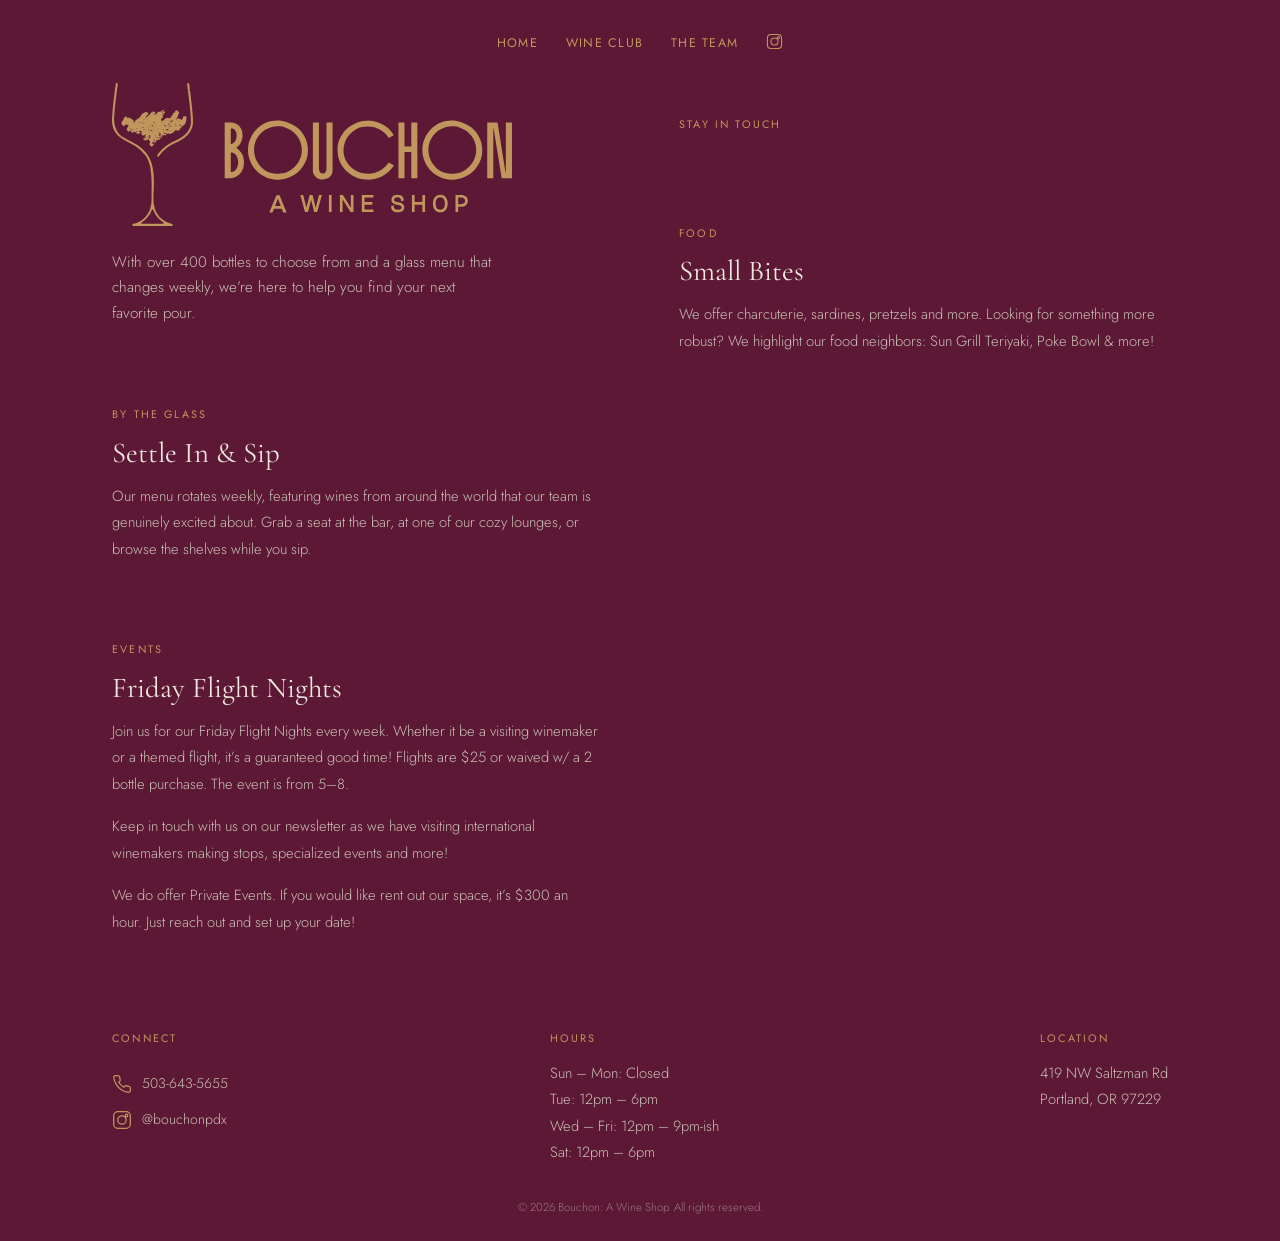
<file: index.html>
<!DOCTYPE html>
<html lang="en">
<head>
  <meta charset="UTF-8">
  <meta name="viewport" content="width=device-width, initial-scale=1.0">
  <title>Bouchon: A Wine Shop</title>
  <meta name="description" content="With over 400 bottles to choose from and a glass menu that changes weekly, Bouchon is Portland's neighborhood wine shop.">
  <meta name="theme-color" content="#5c1835">
  <meta property="og:type" content="website">
  <meta property="og:title" content="Bouchon: A Wine Shop">
  <meta property="og:description" content="With over 400 bottles to choose from and a glass menu that changes weekly, Bouchon is Portland's neighborhood wine shop.">
  <meta property="og:image" content="https://bouchonpdx.com/img/og-image.png">
  <meta property="og:url" content="https://bouchonpdx.com/">
  <link rel="canonical" href="https://bouchonpdx.com/">
  <link rel="preconnect" href="https://fonts.googleapis.com">
  <link rel="preconnect" href="https://fonts.gstatic.com" crossorigin>
  <link href="https://fonts.googleapis.com/css2?family=Cormorant+Garamond:ital,wght@0,300;0,400;0,500;1,400&family=Jost:wght@300;400;500&display=swap" rel="stylesheet">
  <link rel="icon" href="/img/favicon.svg" type="image/svg+xml">
  <link rel="icon" href="/img/favicon-32.png" sizes="32x32" type="image/png">
  <link rel="apple-touch-icon" href="/img/favicon-180.png">
  <link rel="stylesheet" href="/css/main.css">
</head>
<body>

  <!-- Mobile Menu -->
  <div class="mobile-menu" id="mobile-nav">
    <button class="mobile-menu__close" onclick="document.getElementById('mobile-nav').classList.remove('mobile-menu--open')" aria-label="Close menu">&times;</button>
    <a href="/" class="mobile-menu__link">Home</a>
    <a href="/wine-club" class="mobile-menu__link">Wine Club</a>
    <a href="/team" class="mobile-menu__link">The Team</a>

    <a href="https://www.instagram.com/bouchonpdx/" class="mobile-menu__link mobile-menu__link--insta"><svg viewBox="0 0 24 24" fill="none" stroke="currentColor" stroke-width="1.5" stroke-linecap="round" stroke-linejoin="round"><rect x="2" y="2" width="20" height="20" rx="5"/><circle cx="12" cy="12" r="5"/><circle cx="17.5" cy="6.5" r="1.5"/></svg> @bouchonpdx</a>
  </div>

  <!-- Grid -->
  <main class="grid grid--home">

    <nav class="site-nav">
      <ul class="site-nav__list">
        <li><a href="/" class="site-nav__link">Home</a></li>
        <li><a href="/wine-club" class="site-nav__link">Wine Club</a></li>
        <li><a href="/team" class="site-nav__link">The Team</a></li>

        <li>
          <a href="https://www.instagram.com/bouchonpdx/" class="site-nav__link site-nav__link--ig" aria-label="Instagram">
            <svg viewBox="0 0 24 24" fill="none" stroke="currentColor" stroke-width="1.5" stroke-linecap="round" stroke-linejoin="round"><rect x="2" y="2" width="20" height="20" rx="5"/><circle cx="12" cy="12" r="5"/><circle cx="17.5" cy="6.5" r="1.5"/></svg>
          </a>
        </li>
      </ul>
      <button class="site-nav__toggle" onclick="document.getElementById('mobile-nav').classList.add('mobile-menu--open')" aria-label="Open menu">
        <span class="site-nav__toggle-bar"></span>
        <span class="site-nav__toggle-bar"></span>
        <span class="site-nav__toggle-bar"></span>
      </button>
    </nav>

    <div class="home-col">
      <div class="hero">
        <img src="/img/Bouchon_HorizontalLogo_2.svg" alt="Bouchon: A Wine Shop" class="hero__logo">
        <p class="hero__desc">With over 400 bottles to choose from and a glass menu that changes weekly, we&rsquo;re here to help you find your next favorite pour.</p>
      </div>
      <div class="section section--sip">
        <p class="label">By the Glass</p>
        <h2 class="section__title">Settle In &amp; Sip</h2>
        <p class="section__text">Our menu rotates weekly, featuring wines from around the world that our team is genuinely excited about. Grab a seat at the bar, at one of our cozy lounges, or browse the shelves while you sip.</p>
      </div>
      <div class="section section--events">
        <p class="label">Events</p>
        <h2 class="section__title">Friday Flight Nights</h2>
        <p class="section__text">Join us for our Friday Flight Nights every week. Whether it be a visiting winemaker or a themed flight, it&rsquo;s a guaranteed good time! Flights are $25 or waived w/ a 2 bottle purchase. The event is from 5&ndash;8.</p>
        <p class="section__text">Keep in touch with us on our newsletter as we have visiting international winemakers making stops, specialized events and more!</p>
        <p class="section__text">We do offer Private Events. If you would like rent out our space, it&rsquo;s $300 an hour. Just reach out and set up your date!</p>
      </div>
    </div>

    <div class="home-col">
      <!-- <div class="newsletter">
        <p class="label">Stay in Touch</p>
        <h2 class="newsletter__title">Join Our Mailing List</h2>
        <p class="newsletter__text">New wines, events, and updates &mdash; straight to your inbox.</p>
        <form class="newsletter__form" action="" method="POST">
          <input class="newsletter__input" type="email" name="email" placeholder="Your email address" required>
          <button class="newsletter__button" type="button">Subscribe</button>
        </form>
      </div> -->

      <div class="newsletter">
        <p class="label">Stay in Touch</p>
        <!-- Begin Constant Contact Inline Form Code -->
        <div class="ctct-inline-form" data-form-id="260a23ce-0ba4-4ab4-8837-d4067c29a4f8"></div>
        <!-- End Constant Contact Inline Form Code -->
      </div>

      <div class="section section--food">
        <p class="label">Food</p>
        <h2 class="section__title">Small Bites</h2>
        <p class="section__text">We offer charcuterie, sardines, pretzels and more. Looking for something more robust? We highlight our food neighbors: Sun Grill Teriyaki, Poke Bowl &amp; more!</p>
      </div>
    </div>

  </main>

  <!-- Footer -->
  <footer class="footer">
    <div class="footer__inner">
      <div class="footer__col footer__col--connect">
        <p class="label">Connect</p>
        <a href="tel:5036435655" class="footer__link">
          <svg viewBox="0 0 24 24" fill="none" stroke="currentColor" stroke-width="1.5" stroke-linecap="round" stroke-linejoin="round"><path d="M22 16.92v3a2 2 0 0 1-2.18 2 19.79 19.79 0 0 1-8.63-3.07 19.5 19.5 0 0 1-6-6 19.79 19.79 0 0 1-3.07-8.67A2 2 0 0 1 4.11 2h3a2 2 0 0 1 2 1.72 12.84 12.84 0 0 0 .7 2.81 2 2 0 0 1-.45 2.11L8.09 9.91a16 16 0 0 0 6 6l1.27-1.27a2 2 0 0 1 2.11-.45 12.84 12.84 0 0 0 2.81.7A2 2 0 0 1 22 16.92z"/></svg>
          <span>503-643-5655</span>
        </a>
        <a href="https://www.instagram.com/bouchonpdx/" class="footer__link">
          <svg viewBox="0 0 24 24" fill="none" stroke="currentColor" stroke-width="1.5" stroke-linecap="round" stroke-linejoin="round"><rect x="2" y="2" width="20" height="20" rx="5"/><circle cx="12" cy="12" r="5"/><circle cx="17.5" cy="6.5" r="1.5"/></svg>
          <span>@bouchonpdx</span>
        </a>
      </div>
      <div class="footer__col">
        <p class="label">Hours</p>
        <p>Sun &ndash; Mon: Closed</p>
        <p>Tue: 12pm &ndash; 6pm</p>
        <p>Wed &ndash; Fri: 12pm &ndash; 9pm-ish</p>
        <p>Sat: 12pm &ndash; 6pm</p>
      </div>
      <div class="footer__col">
        <p class="label">Location</p>
        <p>419 NW Saltzman Rd<br>Portland, OR 97229</p>
      </div>
    </div>
    <p class="footer__copy">&copy; <span id="year">2026</span> Bouchon: A Wine Shop. All rights reserved.</p>
    <script>document.getElementById('year').textContent=new Date().getFullYear()</script>
  </footer>

    <!-- Begin Constant Contact Active Forms -->
    <script> var _ctct_m = "6e86cde55eefb5304829105a4a1d1d7d"; </script>
    <script id="signupScript" src="//static.ctctcdn.com/js/signup-form-widget/current/signup-form-widget.min.js" async defer></script>
    <!-- End Constant Contact Active Forms -->
</body>
</html>
</file>
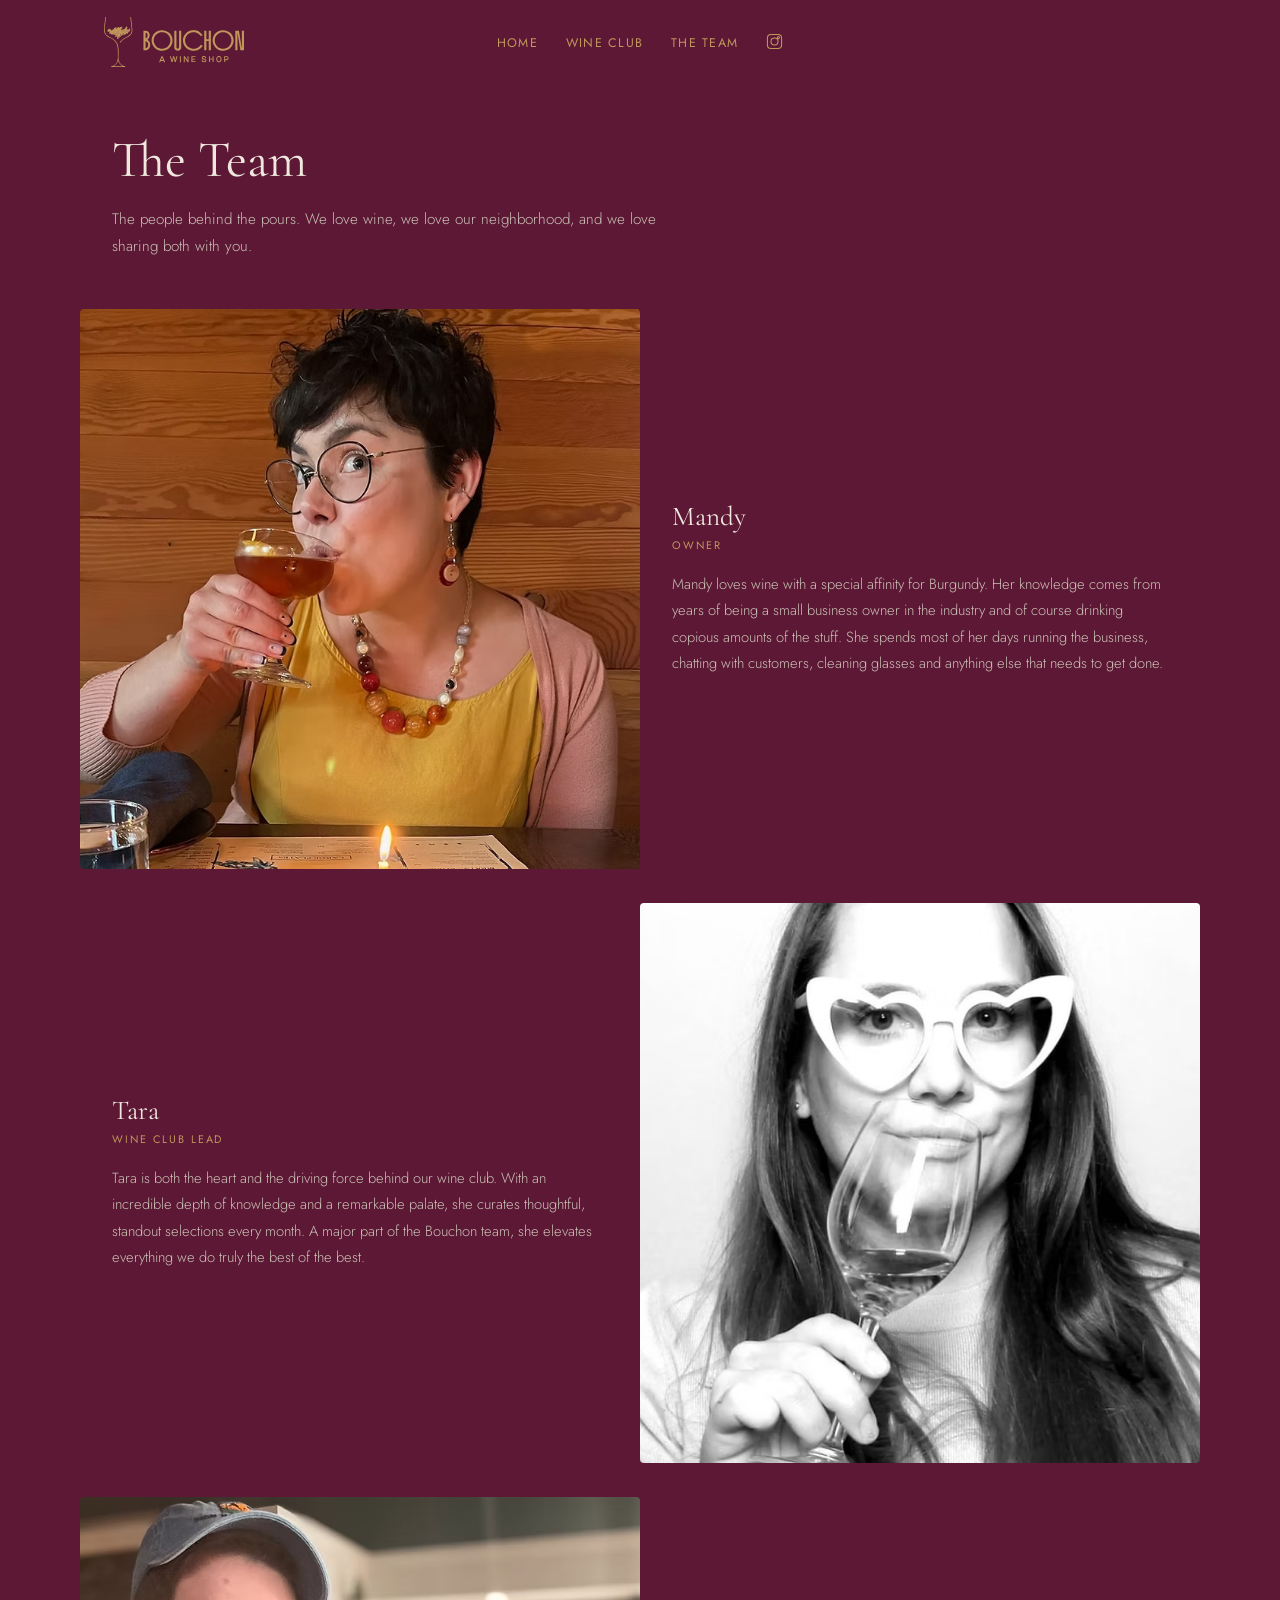
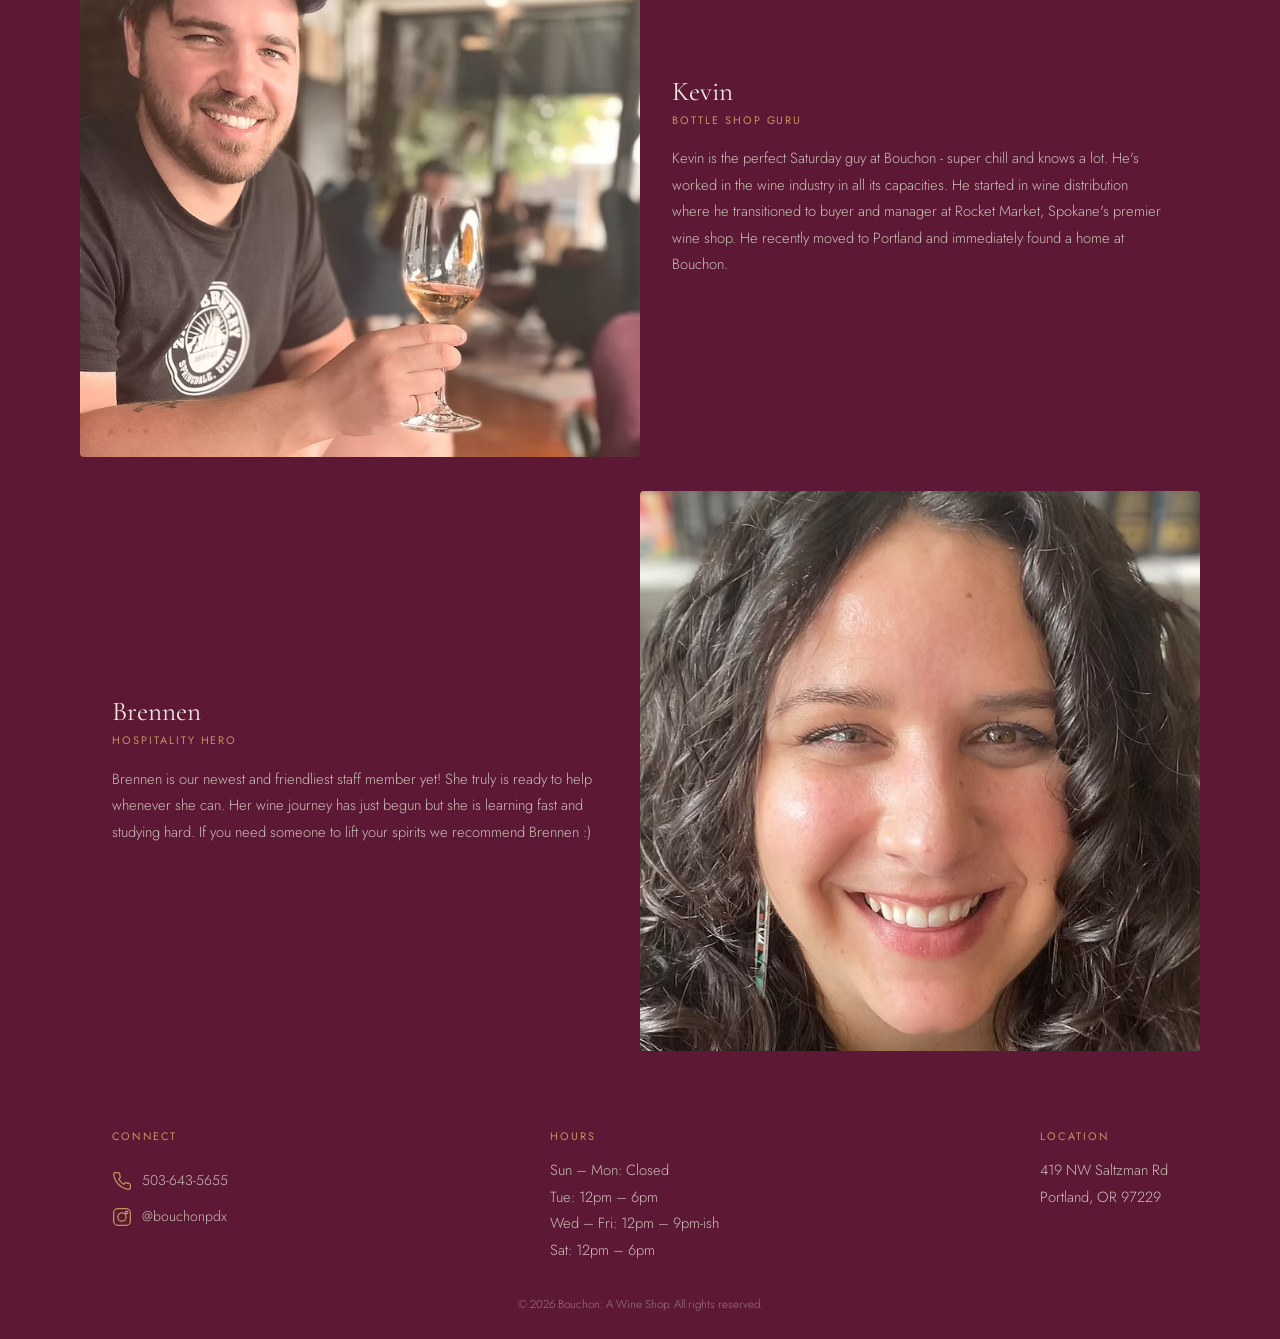
<file: team.html>
<!DOCTYPE html>
<html lang="en">
<head>
  <meta charset="UTF-8">
  <meta name="viewport" content="width=device-width, initial-scale=1.0">
  <title>The Team // Bouchon: A Wine Shop</title>
  <meta name="description" content="Meet the team behind Bouchon — passionate wine lovers ready to help you find your next favorite bottle.">
  <meta name="theme-color" content="#5c1835">
  <meta property="og:type" content="website">
  <meta property="og:title" content="The Team // Bouchon: A Wine Shop">
  <meta property="og:description" content="Meet the team behind Bouchon — passionate wine lovers ready to help you find your next favorite bottle.">
  <meta property="og:image" content="https://bouchonpdx.com/img/og-image.png">
  <meta property="og:url" content="https://bouchonpdx.com/team">
  <link rel="canonical" href="https://bouchonpdx.com/team">
  <link rel="preconnect" href="https://fonts.googleapis.com">
  <link rel="preconnect" href="https://fonts.gstatic.com" crossorigin>
  <link href="https://fonts.googleapis.com/css2?family=Cormorant+Garamond:ital,wght@0,300;0,400;0,500;1,400&family=Jost:wght@300;400;500&display=swap" rel="stylesheet">
  <link rel="icon" href="/img/favicon.svg" type="image/svg+xml">
  <link rel="icon" href="/img/favicon-32.png" sizes="32x32" type="image/png">
  <link rel="apple-touch-icon" href="/img/favicon-180.png">
  <link rel="stylesheet" href="/css/main.css">
</head>
<body>

  <!-- Mobile Menu -->
  <div class="mobile-menu" id="mobile-nav">
    <button class="mobile-menu__close" onclick="document.getElementById('mobile-nav').classList.remove('mobile-menu--open')" aria-label="Close menu">&times;</button>
    <a href="/" class="mobile-menu__link">Home</a>
    <a href="/wine-club" class="mobile-menu__link">Wine Club</a>
    <a href="/team" class="mobile-menu__link">The Team</a>

    <a href="https://www.instagram.com/bouchonpdx/" class="mobile-menu__link mobile-menu__link--insta"><svg viewBox="0 0 24 24" fill="none" stroke="currentColor" stroke-width="1.5" stroke-linecap="round" stroke-linejoin="round"><rect x="2" y="2" width="20" height="20" rx="5"/><circle cx="12" cy="12" r="5"/><circle cx="17.5" cy="6.5" r="1.5"/></svg> @bouchonpdx</a>
  </div>

  <!-- Grid -->
  <main class="grid grid--narrow grid--team">

    <nav class="site-nav">
      <a href="/" class="site-nav__logo">
        <img src="/img/Bouchon_HorizontalLogo_2.svg" alt="Bouchon: A Wine Shop">
      </a>
      <ul class="site-nav__list">
        <li><a href="/" class="site-nav__link">Home</a></li>
        <li><a href="/wine-club" class="site-nav__link">Wine Club</a></li>
        <li><a href="/team" class="site-nav__link">The Team</a></li>

        <li>
          <a href="https://www.instagram.com/bouchonpdx/" class="site-nav__link site-nav__link--ig" aria-label="Instagram">
            <svg viewBox="0 0 24 24" fill="none" stroke="currentColor" stroke-width="1.5" stroke-linecap="round" stroke-linejoin="round"><rect x="2" y="2" width="20" height="20" rx="5"/><circle cx="12" cy="12" r="5"/><circle cx="17.5" cy="6.5" r="1.5"/></svg>
          </a>
        </li>
      </ul>
      <button class="site-nav__toggle" onclick="document.getElementById('mobile-nav').classList.add('mobile-menu--open')" aria-label="Open menu">
        <span class="site-nav__toggle-bar"></span>
        <span class="site-nav__toggle-bar"></span>
        <span class="site-nav__toggle-bar"></span>
      </button>
    </nav>

    <div class="page-header page-header--spaced">
      <h1 class="page-header__title">The Team</h1>
      <p class="page-header__desc">The people behind the pours. We love wine, we love our neighborhood, and we love sharing both with you.</p>
    </div>

    <div class="member member--first">
      <div class="member__photo">
        <img src="/img/mandy.avif" alt="Mandy">
      </div>
      <div class="member__bio">
        <h3 class="member__name">Mandy</h3>
        <p class="member__role">Owner</p>
        <p class="member__text">Mandy loves wine with a special affinity for Burgundy. Her knowledge comes from years of being a small business owner in the industry and of course drinking copious amounts of the stuff. She spends most of her days running the business, chatting with customers, cleaning glasses and anything else that needs to get done.</p>
      </div>
    </div>

    <div class="member member--reverse">
      <div class="member__photo">
        <img src="/img/tara.avif" alt="Tara">
      </div>
      <div class="member__bio">
        <h3 class="member__name">Tara</h3>
        <p class="member__role">Wine Club Lead</p>
        <p class="member__text">Tara is both the heart and the driving force behind our wine club. With an incredible depth of knowledge and a remarkable palate, she curates thoughtful, standout selections every month. A major part of the Bouchon team, she elevates everything we do truly the best of the best.</p>
      </div>
    </div>

    <div class="member">
      <div class="member__photo">
        <img src="/img/kevin.avif" alt="Kevin" style="object-position: left;">
      </div>
      <div class="member__bio">
        <h3 class="member__name">Kevin</h3>
        <p class="member__role">Bottle Shop Guru</p>
        <p class="member__text">Kevin is the perfect Saturday guy at Bouchon - super chill and knows a lot. He's worked in the wine industry in all its capacities. He started in wine distribution where he transitioned to buyer and manager at Rocket Market, Spokane's premier wine shop. He recently moved to Portland and immediately found a home at Bouchon.</p>
      </div>
    </div>

    <div class="member member--reverse member--last">
      <div class="member__photo">
        <img src="/img/brennen.avif" alt="Brennen">
      </div>
      <div class="member__bio">
        <h3 class="member__name">Brennen</h3>
        <p class="member__role">Hospitality Hero</p>
        <p class="member__text">Brennen is our newest and friendliest staff member yet! She truly is ready to help whenever she can. Her wine journey has just begun but she is learning fast and studying hard. If you need someone to lift your spirits we recommend Brennen :)</p>
      </div>
    </div>

  </main>

  <!-- Footer -->
  <footer class="footer">
    <div class="footer__inner">
      <div class="footer__col footer__col--connect">
        <p class="label">Connect</p>
        <a href="tel:5036435655" class="footer__link">
          <svg viewBox="0 0 24 24" fill="none" stroke="currentColor" stroke-width="1.5" stroke-linecap="round" stroke-linejoin="round"><path d="M22 16.92v3a2 2 0 0 1-2.18 2 19.79 19.79 0 0 1-8.63-3.07 19.5 19.5 0 0 1-6-6 19.79 19.79 0 0 1-3.07-8.67A2 2 0 0 1 4.11 2h3a2 2 0 0 1 2 1.72 12.84 12.84 0 0 0 .7 2.81 2 2 0 0 1-.45 2.11L8.09 9.91a16 16 0 0 0 6 6l1.27-1.27a2 2 0 0 1 2.11-.45 12.84 12.84 0 0 0 2.81.7A2 2 0 0 1 22 16.92z"/></svg>
          <span>503-643-5655</span>
        </a>
        <a href="https://www.instagram.com/bouchonpdx/" class="footer__link">
          <svg viewBox="0 0 24 24" fill="none" stroke="currentColor" stroke-width="1.5" stroke-linecap="round" stroke-linejoin="round"><rect x="2" y="2" width="20" height="20" rx="5"/><circle cx="12" cy="12" r="5"/><circle cx="17.5" cy="6.5" r="1.5"/></svg>
          <span>@bouchonpdx</span>
        </a>
      </div>
      <div class="footer__col">
        <p class="label">Hours</p>
        <p>Sun &ndash; Mon: Closed</p>
        <p>Tue: 12pm &ndash; 6pm</p>
        <p>Wed &ndash; Fri: 12pm &ndash; 9pm-ish</p>
        <p>Sat: 12pm &ndash; 6pm</p>
      </div>
      <div class="footer__col">
        <p class="label">Location</p>
        <p>419 NW Saltzman Rd<br>Portland, OR 97229</p>
      </div>
    </div>
    <p class="footer__copy">&copy; <span id="year">2026</span> Bouchon: A Wine Shop. All rights reserved.</p>
    <script>document.getElementById('year').textContent=new Date().getFullYear()</script>
  </footer>

</body>
</html>
</file>
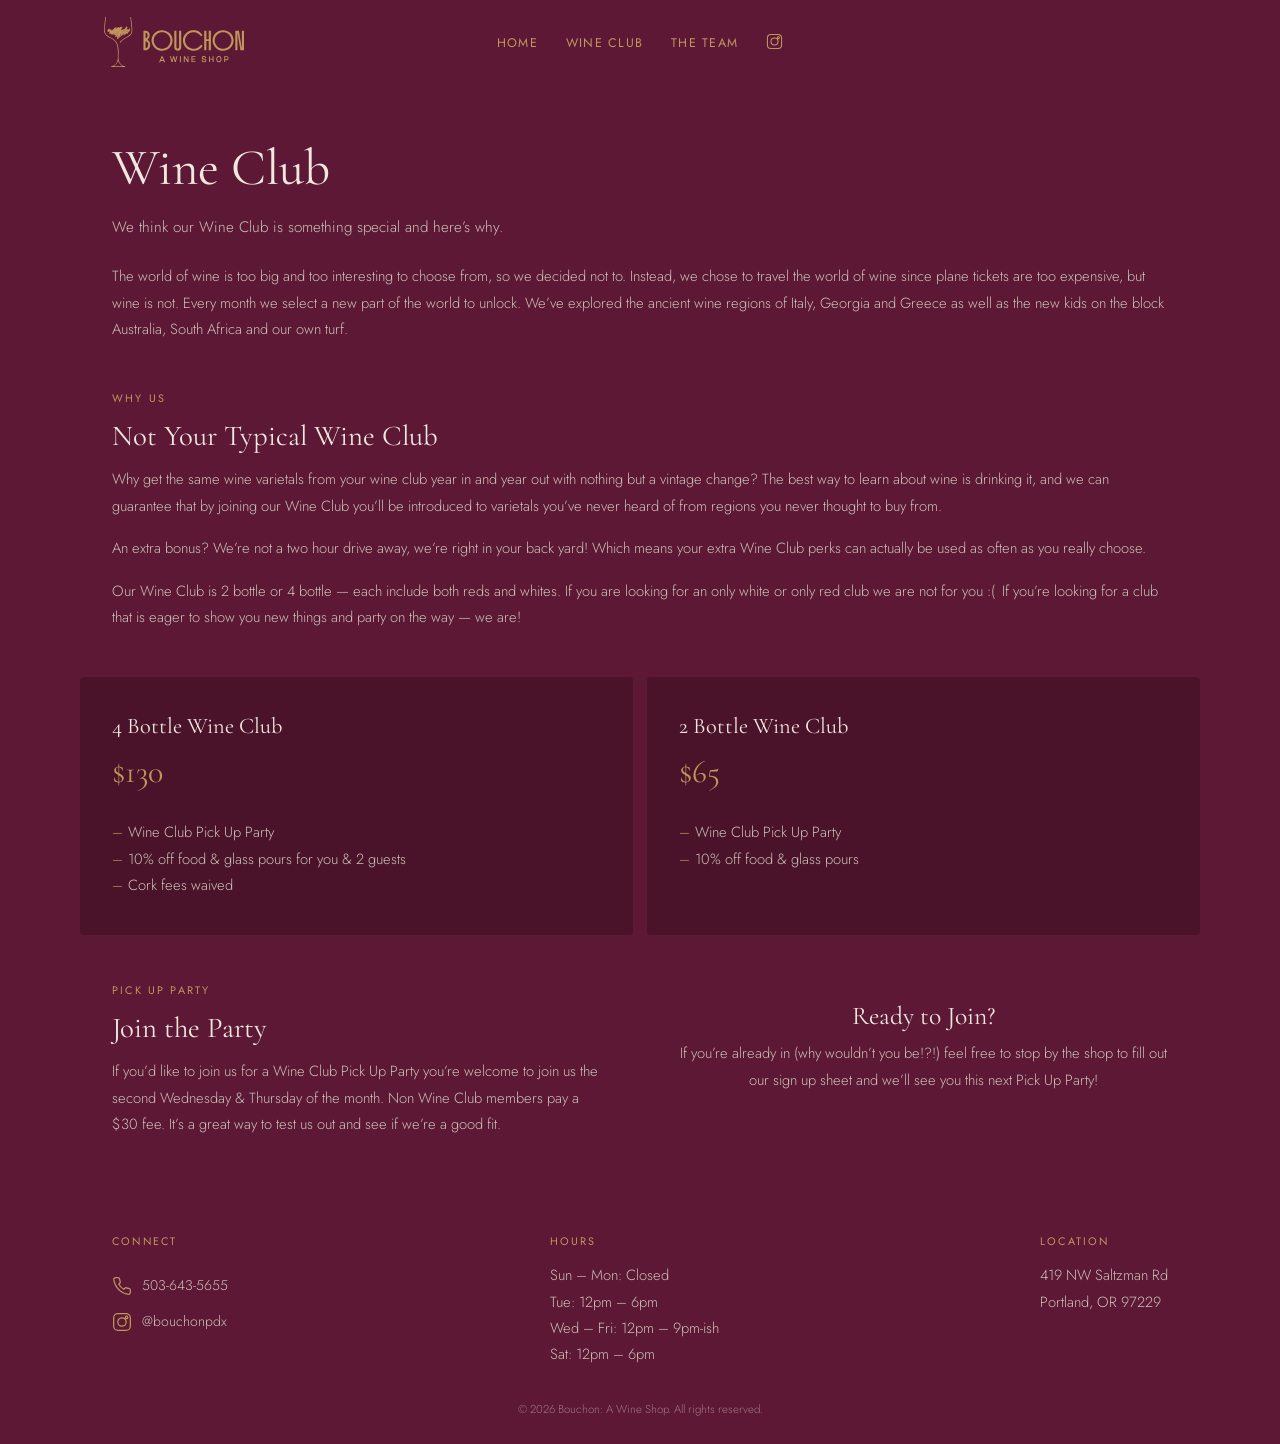
<file: wine-club.html>
<!DOCTYPE html>
<html lang="en">
<head>
  <meta charset="UTF-8">
  <meta name="viewport" content="width=device-width, initial-scale=1.0">
  <title>Wine Club // Bouchon: A Wine Shop</title>
  <meta name="description" content="Join Bouchon's Wine Club for a rotating monthly selection of wines from around the world. Two tiers available starting at $65/month.">
  <meta name="theme-color" content="#5c1835">
  <meta property="og:type" content="website">
  <meta property="og:title" content="Wine Club // Bouchon: A Wine Shop">
  <meta property="og:description" content="Join Bouchon's Wine Club for a rotating monthly selection of wines from around the world. Two tiers available starting at $65/month.">
  <meta property="og:image" content="https://bouchonpdx.com/img/og-image.png">
  <meta property="og:url" content="https://bouchonpdx.com/wine-club">
  <link rel="canonical" href="https://bouchonpdx.com/wine-club">
  <link rel="preconnect" href="https://fonts.googleapis.com">
  <link rel="preconnect" href="https://fonts.gstatic.com" crossorigin>
  <link href="https://fonts.googleapis.com/css2?family=Cormorant+Garamond:ital,wght@0,300;0,400;0,500;1,400&family=Jost:wght@300;400;500&display=swap" rel="stylesheet">
  <link rel="icon" href="/img/favicon.svg" type="image/svg+xml">
  <link rel="icon" href="/img/favicon-32.png" sizes="32x32" type="image/png">
  <link rel="apple-touch-icon" href="/img/favicon-180.png">
  <link rel="stylesheet" href="/css/main.css">
</head>
<body>

  <!-- Mobile Menu -->
  <div class="mobile-menu" id="mobile-nav">
    <button class="mobile-menu__close" onclick="document.getElementById('mobile-nav').classList.remove('mobile-menu--open')" aria-label="Close menu">&times;</button>
    <a href="/" class="mobile-menu__link">Home</a>
    <a href="/wine-club" class="mobile-menu__link">Wine Club</a>
    <a href="/team" class="mobile-menu__link">The Team</a>

    <a href="https://www.instagram.com/bouchonpdx/" class="mobile-menu__link mobile-menu__link--insta"><svg viewBox="0 0 24 24" fill="none" stroke="currentColor" stroke-width="1.5" stroke-linecap="round" stroke-linejoin="round"><rect x="2" y="2" width="20" height="20" rx="5"/><circle cx="12" cy="12" r="5"/><circle cx="17.5" cy="6.5" r="1.5"/></svg> @bouchonpdx</a>
  </div>

  <!-- Grid -->
  <main class="grid grid--wine-club">

    <nav class="site-nav">
      <a href="/" class="site-nav__logo">
        <img src="/img/Bouchon_HorizontalLogo_2.svg" alt="Bouchon: A Wine Shop">
      </a>
      <ul class="site-nav__list">
        <li><a href="/" class="site-nav__link">Home</a></li>
        <li><a href="/wine-club" class="site-nav__link">Wine Club</a></li>
        <li><a href="/team" class="site-nav__link">The Team</a></li>

        <li>
          <a href="https://www.instagram.com/bouchonpdx/" class="site-nav__link site-nav__link--ig" aria-label="Instagram">
            <svg viewBox="0 0 24 24" fill="none" stroke="currentColor" stroke-width="1.5" stroke-linecap="round" stroke-linejoin="round"><rect x="2" y="2" width="20" height="20" rx="5"/><circle cx="12" cy="12" r="5"/><circle cx="17.5" cy="6.5" r="1.5"/></svg>
          </a>
        </li>
      </ul>
      <button class="site-nav__toggle" onclick="document.getElementById('mobile-nav').classList.add('mobile-menu--open')" aria-label="Open menu">
        <span class="site-nav__toggle-bar"></span>
        <span class="site-nav__toggle-bar"></span>
        <span class="site-nav__toggle-bar"></span>
      </button>
    </nav>

    <div class="page-header">
      <h1 class="page-header__title">Wine Club</h1>
      <p class="page-header__desc">We think our Wine Club is something special and here&rsquo;s why.</p>
    </div>
    <div class="section section--intro">
      <p class="section__text">The world of wine is too big and too interesting to choose from, so we decided not to. Instead, we chose to travel the world of wine since plane tickets are too expensive, but wine is not. Every month we select a new part of the world to unlock. We&rsquo;ve explored the ancient wine regions of Italy, Georgia and Greece as well as the new kids on the block Australia, South Africa and our own turf.</p>
    </div>

    <div class="section section--why">
      <p class="label">Why Us</p>
      <h2 class="section__title">Not Your Typical Wine Club</h2>
      <p class="section__text">Why get the same wine varietals from your wine club year in and year out with nothing but a vintage change? The best way to learn about wine is drinking it, and we can guarantee that by joining our Wine Club you&rsquo;ll be introduced to varietals you&rsquo;ve never heard of from regions you never thought to buy from.</p>
      <p class="section__text">An extra bonus? We&rsquo;re not a two hour drive away, we&rsquo;re right in your back yard! Which means your extra Wine Club perks can actually be used as often as you really choose.</p>
      <p class="section__text">Our Wine Club is 2 bottle or 4 bottle &mdash; each include both reds and whites. If you are looking for an only white or only red club we are not for you&nbsp;:(&ensp;If you&rsquo;re looking for a club that is eager to show you new things and party on the way &mdash; we are!</p>
    </div>

    <div class="tier tier--four">
      <h3 class="tier__title">4 Bottle Wine Club</h3>
      <p class="tier__price">$130</p>
      <ul class="tier__perks">
        <li class="tier__perk">Wine Club Pick Up Party</li>
        <li class="tier__perk">10% off food &amp; glass pours for you &amp; 2 guests</li>
        <li class="tier__perk">Cork fees waived</li>
      </ul>
    </div>

    <div class="tier tier--two">
      <h3 class="tier__title">2 Bottle Wine Club</h3>
      <p class="tier__price">$65</p>
      <ul class="tier__perks">
        <li class="tier__perk">Wine Club Pick Up Party</li>
        <li class="tier__perk">10% off food &amp; glass pours</li>
      </ul>
    </div>

    <div class="section section--party">
      <p class="label">Pick Up Party</p>
      <h2 class="section__title">Join the Party</h2>
      <p class="section__text">If you&rsquo;d like to join us for a Wine Club Pick Up Party you&rsquo;re welcome to join us the second Wednesday &amp; Thursday of the month. Non Wine Club members pay a $30 fee. It&rsquo;s a great way to test us out and see if we&rsquo;re a good fit.</p>
    </div>

    <div class="signup">
      <h2 class="signup__title">Ready to Join?</h2>
      <p class="signup__text">If you&rsquo;re already in (why wouldn&rsquo;t you be!?!) feel free to stop by the shop to fill out our sign up sheet and we&rsquo;ll see you this next Pick Up Party!</p>
    </div>

  </main>

  <!-- Footer -->
  <footer class="footer">
    <div class="footer__inner">
      <div class="footer__col footer__col--connect">
        <p class="label">Connect</p>
        <a href="tel:5036435655" class="footer__link">
          <svg viewBox="0 0 24 24" fill="none" stroke="currentColor" stroke-width="1.5" stroke-linecap="round" stroke-linejoin="round"><path d="M22 16.92v3a2 2 0 0 1-2.18 2 19.79 19.79 0 0 1-8.63-3.07 19.5 19.5 0 0 1-6-6 19.79 19.79 0 0 1-3.07-8.67A2 2 0 0 1 4.11 2h3a2 2 0 0 1 2 1.72 12.84 12.84 0 0 0 .7 2.81 2 2 0 0 1-.45 2.11L8.09 9.91a16 16 0 0 0 6 6l1.27-1.27a2 2 0 0 1 2.11-.45 12.84 12.84 0 0 0 2.81.7A2 2 0 0 1 22 16.92z"/></svg>
          <span>503-643-5655</span>
        </a>
        <a href="https://www.instagram.com/bouchonpdx/" class="footer__link">
          <svg viewBox="0 0 24 24" fill="none" stroke="currentColor" stroke-width="1.5" stroke-linecap="round" stroke-linejoin="round"><rect x="2" y="2" width="20" height="20" rx="5"/><circle cx="12" cy="12" r="5"/><circle cx="17.5" cy="6.5" r="1.5"/></svg>
          <span>@bouchonpdx</span>
        </a>
      </div>
      <div class="footer__col">
        <p class="label">Hours</p>
        <p>Sun &ndash; Mon: Closed</p>
        <p>Tue: 12pm &ndash; 6pm</p>
        <p>Wed &ndash; Fri: 12pm &ndash; 9pm-ish</p>
        <p>Sat: 12pm &ndash; 6pm</p>
      </div>
      <div class="footer__col">
        <p class="label">Location</p>
        <p>419 NW Saltzman Rd<br>Portland, OR 97229</p>
      </div>
    </div>
    <p class="footer__copy">&copy; <span id="year">2026</span> Bouchon: A Wine Shop. All rights reserved.</p>
    <script>document.getElementById('year').textContent=new Date().getFullYear()</script>
  </footer>

</body>
</html>
</file>
<file: css/main.css>
/* ── Variables ── */
:root {
  --black: #000;
  --burgundy: #5c1835;
  --green: #344944;
  --gold: #c1965c;
  --cream: #f0e8df;
  --muted: #cbc0b5;
  --gap: 14px;
}

/* ── Reset & Base ── */
*, *::before, *::after { margin: 0; padding: 0; box-sizing: border-box; }
html { font-size: 16px; -webkit-text-size-adjust: 100%; }

body {
  font-family: 'Jost', sans-serif;
  font-weight: 300;
  color: var(--cream);
  background: var(--burgundy);
  line-height: 1.7;
  -webkit-font-smoothing: antialiased;
}

a { color: inherit; text-decoration: none; }
h1, h2, h3 { font-family: 'Cormorant Garamond', serif; font-weight: 400; line-height: 1.15; }
img { display: block; max-width: 100%; height: auto; }

/* ── Mobile Menu ── */
.mobile-menu {
  display: none; position: fixed; inset: 0;
  background: var(--burgundy); z-index: 200;
  flex-direction: column; align-items: center; justify-content: flex-start; padding-top: 80px; gap: 32px;
}
.mobile-menu--open { display: flex; }
.mobile-menu__link { font-family: 'Cormorant Garamond', serif; font-size: 1.8rem; color: var(--gold); }
.mobile-menu__link:hover { color: var(--cream); }
.mobile-menu__link--insta { display: flex; align-items: center; gap: 10px; font-family: 'Jost', sans-serif; font-size: 0.92rem; }
.mobile-menu__link--insta svg { width: 20px; height: 20px; stroke: var(--gold); }

.mobile-menu__close {
  position: absolute; top: 18px; right: 20px;
  background: none; border: none; font-size: 1.6rem;
  color: var(--gold); cursor: pointer;
  font-family: 'Jost', sans-serif; font-weight: 300;
}

/* ── Grid ── */
.grid {
  display: grid;
  grid-template-columns: 1fr;
  gap: var(--gap);
  padding: var(--gap);
  max-width: 1200px;
  margin: 0 auto;
}

.grid--home { gap: 0; }
.grid--narrow { gap: 6px; }

/* ── Label ── */
.label {
  font-weight: 400;
  font-size: 0.68rem;
  letter-spacing: 0.2em;
  text-transform: uppercase;
  color: var(--gold);
  margin-bottom: 12px;
}

/* ── Site Nav ── */
.site-nav {
  display: flex;
  flex-direction: row;
  align-items: center;
  justify-content: center;
  padding: 14px 24px;
  align-self: start;
  position: relative;
}

.site-nav__logo {
  position: absolute;
  left: 24px;
}

.site-nav__logo img { height: 50px; width: auto; }

.site-nav__list {
  display: none;
  list-style: none;
  align-items: center;
  gap: 28px;
}

.site-nav__link {
  font-weight: 400;
  font-size: 0.78rem;
  letter-spacing: 0.1em;
  text-transform: uppercase;
  color: var(--gold);
}

.site-nav__link:hover { color: var(--cream); }
.site-nav__link--ig { display: flex; align-items: center; }
.site-nav__link--ig svg { width: 17px; height: 17px; stroke: var(--gold); }
.site-nav__link--ig:hover svg { stroke: var(--cream); }

.site-nav__toggle {
  display: flex; flex-direction: column; gap: 5px;
  padding: 8px; background: none; border: none; cursor: pointer;
  margin-left: auto;
}
.site-nav__toggle-bar { display: block; width: 20px; height: 1.5px; background: var(--gold); }

/* ── Hero ── */
.hero {
  padding: 0 32px 32px;
  display: flex;
  flex-direction: column;
  min-height: auto;
  justify-content: flex-start;
  align-items: flex-start;
}

.hero__logo { max-width: 280px; margin-bottom: 24px; }

.hero__desc {
  color: var(--muted);
  font-size: 0.95rem;
  max-width: 380px;
}

/* ── Media ── */
.media {
  display: flex;
  flex-direction: column;
  background: rgba(0, 0, 0, 0.2);
  min-height: 280px;
  padding: 0;
  align-items: center;
  justify-content: center;
  border-radius: 4px;
}

.media__placeholder {
  font-size: 0.75rem;
  letter-spacing: 0.1em;
  color: rgba(240, 232, 223, 0.2);
  text-transform: uppercase;
}

/* ── Page Header ── */
.page-header {
  display: flex;
  flex-direction: column;
  padding: 56px 32px 8px;
  justify-content: center;
  align-items: flex-start;
}

.page-header--spaced { margin-bottom: 20px; }

.page-header__title {
  font-size: 2.4rem;
  margin-bottom: 16px;
}

.page-header__desc {
  color: var(--muted);
  font-size: 0.95rem;
  max-width: 560px;
  line-height: 1.8;
}

/* ── Section ── */
.section {
  padding: 32px;
  display: flex;
  flex-direction: column;
  justify-content: flex-start;
}

.section--sip { justify-content: flex-end; }

/* Mobile column wrapper: flatten so items participate in grid */
.home-col { display: contents; }

/* Mobile order: hero, newsletter, sip, events, food */
.hero           { order: 0; }
.newsletter     { order: 1; }
.section--sip   { order: 2; }
.section--events { order: 3; }
.section--food  { order: 4; }
.section--intro,
.section--why { padding-top: 0; }

.section__title { font-size: 1.6rem; margin-bottom: 14px; }

.section__text {
  color: var(--muted);
  font-size: 0.92rem;
  line-height: 1.8;
  margin-bottom: 16px;
}

.section__text:last-child { margin-bottom: 0; }

/* ── Newsletter ── */
.newsletter {
  padding: 32px;
  display: flex;
  flex-direction: column;
  justify-content: flex-start;
}

.newsletter__title { font-size: 1.6rem; margin-bottom: 14px; }
.newsletter__text { color: var(--muted); font-size: 0.92rem; line-height: 1.8; margin-bottom: 20px; }

.newsletter__form {
  display: flex;
  gap: 10px;
  flex-wrap: wrap;
}

.newsletter__input {
  flex: 1;
  min-width: 180px;
  padding: 10px 14px;
  font-family: 'Jost', sans-serif;
  font-size: 0.85rem;
  font-weight: 300;
  color: var(--cream);
  background: rgba(0, 0, 0, 0.2);
  border: 1px solid rgba(240, 232, 223, 0.2);
  border-radius: 4px;
  outline: none;
}

.newsletter__input::placeholder {
  color: rgba(240, 232, 223, 0.35);
}

.newsletter__input:focus {
  border-color: var(--gold);
}

.newsletter__button {
  padding: 10px 24px;
  font-family: 'Jost', sans-serif;
  font-weight: 400;
  font-size: 0.75rem;
  letter-spacing: 0.12em;
  text-transform: uppercase;
  background: var(--gold);
  color: var(--black);
  border: none;
  border-radius: 4px;
  cursor: pointer;
}

.newsletter__button:hover { background: #b08550; }

/* ── Constant Contact Form Overrides ── */
.newsletter .ctct-inline-form,
.newsletter .ctct-form-container,
.newsletter .ctct-form-embed,
.newsletter .ctct-form-defaults {
  background: transparent !important;
  padding: 0 !important;
  border: none !important;
  max-width: none !important;
}

.newsletter .ctct-form-header {
  font-family: 'Cormorant Garamond', serif !important;
  font-weight: 400 !important;
  font-size: 1.6rem !important;
  line-height: 1.15 !important;
  color: var(--cream) !important;
  margin-bottom: 14px !important;
  padding: 0 !important;
}

.newsletter .ctct-form-text {
  font-family: 'Jost', sans-serif !important;
  font-weight: 300 !important;
  color: var(--muted) !important;
  font-size: 0.92rem !important;
  line-height: 1.8 !important;
  margin-bottom: 20px !important;
  padding: 0 !important;
}

.newsletter .ctct-form-custom {
  display: flex !important;
  flex-direction: column !important;
  padding: 0 !important;
  background: transparent !important;
}

.newsletter .ctct-form-field {
  margin: 0 !important;
  padding: 0 !important;
}

.newsletter .ctct-form-label {
  display: none !important;
}

.newsletter .ctct-form-element {
  flex: 1 !important;
  width: 100% !important;
  padding: 10px 14px !important;
  font-family: 'Jost', sans-serif !important;
  font-size: 1rem !important;
  font-weight: 300 !important;
  color: var(--cream) !important;
  background: rgba(0, 0, 0, 0.2) !important;
  border: 1px solid rgba(240, 232, 223, 0.2) !important;
  border-radius: 4px !important;
  outline: none !important;
  box-shadow: none !important;
}

.newsletter .ctct-form-element:focus {
  border-color: var(--gold) !important;
}

.newsletter .ctct-form-button {
  padding: 10px 24px !important;
  font-family: 'Jost', sans-serif !important;
  font-weight: 400 !important;
  font-size: 0.75rem !important;
  letter-spacing: 0.12em !important;
  text-transform: uppercase !important;
  background: var(--gold) !important;
  color: var(--black) !important;
  border: none !important;
  border-radius: 4px !important;
  cursor: pointer !important;
  width: auto !important;
  align-self: flex-start !important;
}

.newsletter .ctct-form-button:hover {
  background: #b08550 !important;
}

.newsletter .ctct-gdpr-text {
  font-family: 'Jost', sans-serif !important;
  font-weight: 300 !important;
  font-size: 0.68rem !important;
  line-height: 1.6 !important;
  color: rgba(240, 232, 223, 0.35) !important;
  margin-top: 7px !important;
  padding: 0 !important;
}

.newsletter .ctct-gdpr-text a {
  color: rgba(240, 232, 223, 0.5) !important;
  text-decoration: underline !important;
}

.newsletter .ctct-form-footer {
  text-align: left !important;
  margin-top: 11px !important;
  padding: 0 !important;
}

.newsletter .ctct-form-footer-link {
  color: rgba(240, 232, 223, 0.35) !important;
  font-size: 0.68rem !important;
}

.newsletter .ctct-form-footer-img {
  height: 20px !important;
  opacity: 0.3 !important;
}

.newsletter .ctct-form-errorMessage {
  font-family: 'Jost', sans-serif !important;
  font-size: 0.8rem !important;
  color: #e88 !important;
}

.newsletter .ctct-form-success {
  border: 1px solid rgba(240, 232, 223, 0.2) !important;
  border-radius: 8px !important;
  padding: 20px !important;
  margin-bottom: 16px !important;
}

.newsletter .ctct-form-success .ctct-form-header {
  color: var(--cream) !important;
}

.newsletter .ctct-form-success .ctct-form-text {
  color: var(--muted) !important;
  font-size: 0.92rem !important;
  line-height: 1.8 !important;
  margin-bottom: 0 !important;
}

/* ── Member ── */
.member {
  display: grid;
  grid-template-columns: 1fr;
  gap: 0;
  padding: 14px;
  border: none;
  border-bottom: 2px solid rgba(0, 0, 0, 0.2);
}

.member--last { border-bottom: none; }

.member__photo {
  border-radius: 4px;
  overflow: hidden;
}

.member__photo img {
  width: 100%;
  height: 100%;
  object-fit: cover;
  object-position: top;
  aspect-ratio: 1 / 1;
}

.member__bio {
  display: flex;
  flex-direction: column;
  justify-content: center;
  padding: 16px 0 10px;
}

.member__name {
  font-size: 1.5rem;
  margin-bottom: 4px;
}

.member__role {
  font-weight: 400;
  font-size: 0.68rem;
  letter-spacing: 0.18em;
  text-transform: uppercase;
  color: var(--gold);
  margin-bottom: 16px;
}

.member__text {
  color: var(--muted);
  font-size: 0.92rem;
  line-height: 1.8;
}

/* ── Tier ── */
.tier {
  display: flex;
  flex-direction: column;
  background: rgba(0, 0, 0, 0.2);
  border-radius: 4px;
  padding: 36px 32px;
  justify-content: flex-start;
}

.tier__title {
  font-size: 1.4rem;
  margin-bottom: 6px;
}

.tier__price {
  font-family: 'Cormorant Garamond', serif;
  font-size: 2rem;
  font-weight: 400;
  color: var(--gold);
  margin-bottom: 20px;
}

.tier__perks { list-style: none; }

.tier__perk {
  color: var(--muted);
  font-size: 0.92rem;
  line-height: 1.8;
  padding-left: 16px;
  position: relative;
}

.tier__perk::before {
  content: '\2013';
  position: absolute;
  left: 0;
  color: var(--gold);
}

/* ── Signup ── */
.signup {
  display: flex;
  flex-direction: column;
  border-radius: 4px;
  justify-content: center;
  align-items: center;
  text-align: center;
  padding: 48px 32px;
}

.signup__title {
  font-size: 1.6rem;
  margin-bottom: 10px;
}

.signup__text {
  color: var(--muted);
  font-size: 0.92rem;
  line-height: 1.8;
  margin-bottom: 24px;
}

/* ── Not Found ── */
.not-found {
  display: flex;
  flex-direction: column;
  justify-content: center;
  align-items: center;
  text-align: center;
  padding: 80px 32px;
}

.not-found__title {
  font-size: 2.4rem;
  margin-bottom: 14px;
}

.not-found__text {
  color: var(--muted);
  font-size: 0.95rem;
  line-height: 1.8;
  max-width: 380px;
  margin-bottom: 32px;
}

.not-found__link {
  padding: 10px 24px;
  font-family: 'Jost', sans-serif;
  font-weight: 400;
  font-size: 0.75rem;
  letter-spacing: 0.12em;
  text-transform: uppercase;
  background: var(--gold);
  color: var(--black);
  border-radius: 4px;
}

.not-found__link:hover { background: #b08550; }

/* ── Footer ── */
.footer {
  max-width: 1200px;
  margin: 0 auto;
  padding: 48px calc(var(--gap) + 32px) 24px;
}

.footer__inner {
  display: flex;
  flex-direction: column;
  gap: 28px;
  margin-bottom: 32px;
}

.footer__col p:not(.label) {
  color: var(--muted);
  font-size: 0.92rem;
  line-height: 1.8;
}

.footer__col--connect { display: flex; flex-direction: column; gap: 12px; }

.footer__link {
  display: flex;
  align-items: center;
  gap: 10px;
  color: inherit;
  text-decoration: none;
}

.footer__link svg { width: 20px; height: 20px; stroke: var(--gold); flex-shrink: 0; }
.footer__link span { color: var(--muted); font-size: 0.88rem; }
.footer__link:hover span { color: var(--gold); }

.footer__copy { font-size: 0.72rem; color: rgba(240, 232, 223, 0.45); text-align: center; }

/* ── Desktop ── */
@media (min-width: 768px) {
  .site-nav__list { display: flex; }
  .site-nav__toggle { display: none; }
  .footer { padding-left: 72px; padding-right: 72px; }
  .footer__inner { flex-direction: row; justify-content: space-between; }

  /* Home layout */
  .grid--home {
    grid-template-columns: 1fr 1fr;
    gap: var(--gap);
    padding: var(--gap) 40px;
  }
  .grid--home > .site-nav { grid-column: 1 / -1; }
  .home-col {
    display: flex;
    flex-direction: column;
    gap: var(--gap);
  }
  .hero, .newsletter, .section--sip, .section--events, .section--food { order: unset; }
  .hero__logo { max-width: 340px; }

  /* Team layout */
  .grid--team {
    grid-template-columns: repeat(2, 1fr);
    padding: var(--gap) 40px;
  }
  .grid--team > .site-nav { grid-column: 1 / 3; }
  .grid--team > .page-header { grid-column: 1 / 3; }
  .member {
    grid-column: 1 / 3;
    grid-template-columns: 1fr 1fr;
    border-bottom: none;
    padding: 14px 0;
  }
  .member--reverse .member__bio { order: -1; }
  .member__bio { padding: 16px 32px; }
  .member__photo img { aspect-ratio: 1 / 1; }
  .page-header__title { font-size: 2.8rem; }

  /* 404 layout */
  .grid--404 { padding: var(--gap) 40px; }
  .grid--404 > .site-nav { grid-column: 1; }
  .not-found { padding: 120px 32px; }
  .not-found__title { font-size: 2.8rem; }

  /* Wine Club layout */
  .grid--wine-club {
    grid-template-columns: repeat(4, 1fr);
    padding: var(--gap) 40px;
  }
  .grid--wine-club > .site-nav { grid-column: 1 / 5; grid-row: 1; }
  .grid--wine-club > .page-header { grid-column: 1 / 5; grid-row: 2; }
  .section--intro    { grid-column: 1 / 5; grid-row: 3; }
  .section--why      { grid-column: 1 / 5; grid-row: 4; }
  .tier--four        { grid-column: 1 / 3; grid-row: 5; }
  .tier--two         { grid-column: 3 / 5; grid-row: 5; }
  .section--party    { grid-column: 1 / 3; grid-row: 6; }
  .signup            { grid-column: 3 / 5; grid-row: 6; }
}

@media (min-width: 1024px) {
  .hero__logo { max-width: 400px; }
  .section--sip .section__title { font-size: 1.8rem; }
  .page-header__title { font-size: 3.2rem; }
  .member__name { font-size: 1.7rem; }
  .section__title { font-size: 1.8rem; }
  .not-found__title { font-size: 3.2rem; }
}
</file>
